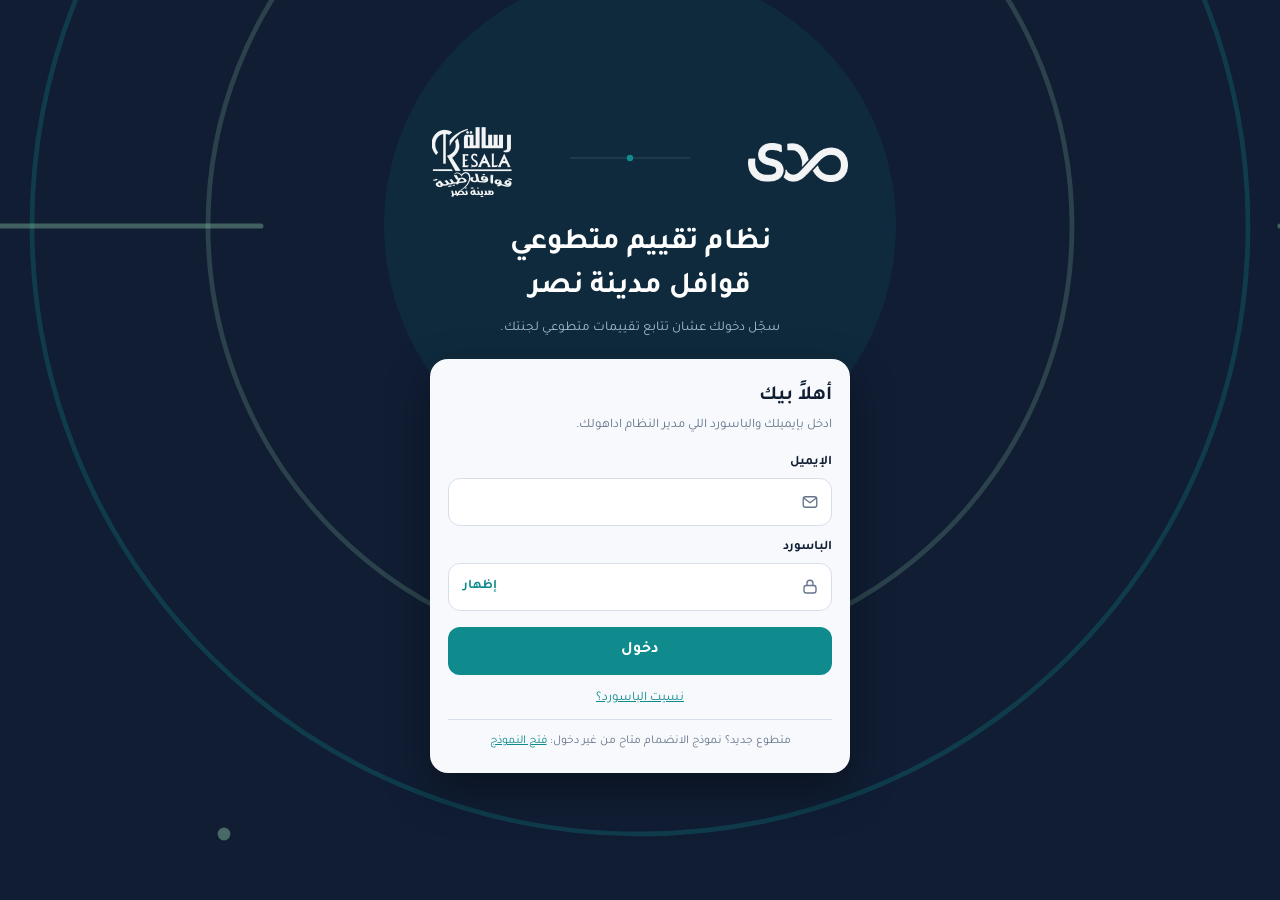
<file: index.html>
<!doctype html><html lang="ar" dir="rtl"><head>
<script>(function(){function r(){try{if(sessionStorage.getItem('qhr_r')){return}sessionStorage.setItem('qhr_r','1')}catch(e){}var u=location.href.split('#');var q=(u[0].indexOf('?')>-1?'&':'?')+'_r='+Date.now();location.replace(u[0]+q+(u[1]?'#'+u[1]:''))}
window.addEventListener('error',function(e){var t=e.target;if(t&&(t.tagName==='SCRIPT'||t.tagName==='LINK'))r()},true);
setTimeout(function(){var el=document.getElementById('root');if(el&&(!el.children.length||el.querySelector('.sp')))r()},8000);
window.addEventListener('load',function(){setTimeout(function(){try{sessionStorage.removeItem('qhr_r')}catch(e){}},15000)})})();</script>
<link rel="icon" href="data:image/svg+xml,%3Csvg xmlns=%27http://www.w3.org/2000/svg%27 viewBox=%270 0 64 64%27%3E%3Crect width=%2764%27 height=%2764%27 rx=%2714%27 fill=%27%230F8B8D%27/%3E%3Ctext x=%2732%27 y=%2743%27 font-size=%2728%27 font-weight=%27800%27 font-family=%27Arial,sans-serif%27 fill=%27white%27 text-anchor=%27middle%27%3EHR%3C/text%3E%3C/svg%3E"/><meta charset="utf-8"/><meta name="viewport" content="width=device-width,initial-scale=1"/><title>HR قوافل طبية، مدينة نصر</title><style>html,body{margin:0}.sp{color:#fff;text-align:center;box-sizing:border-box;background:radial-gradient(circle at 50% 40%,#183653,#0b1526 70%);flex-direction:column;justify-content:center;align-items:center;gap:18px;min-height:100vh;padding:24px;font-family:IBM Plex Sans Arabic,Cairo,system-ui,sans-serif;display:flex}.sp i{letter-spacing:1px;direction:ltr;background:#0f8b8d;border-radius:24px;place-items:center;width:84px;height:84px;font-size:40px;font-style:normal;font-weight:800;animation:.9s cubic-bezier(.2,.8,.2,1) both spin,2.4s ease-in-out .9s infinite spb;display:grid;box-shadow:0 10px 40px #00000059,inset 0 0 0 1px #ffffff1f}.sp b{opacity:0;font-size:19px;font-weight:700;animation:.6s .35s forwards spt}.sp u{opacity:0;background:#ffffff26;border-radius:3px;width:120px;height:3px;animation:.6s .6s forwards spt;display:block;overflow:hidden}.sp u:after{content:"";background:#5cc4c5;border-radius:3px;width:45%;height:100%;animation:1.2s ease-in-out infinite spsh;display:block}@keyframes spin{0%{opacity:0;transform:scale(.7)}to{opacity:1;transform:none}}@keyframes spb{50%{transform:scale(1.05)}}@keyframes spt{to{opacity:1}}@keyframes spsh{0%{transform:translate(-120%)}to{transform:translate(280%)}}@keyframes qf{0%{opacity:0}to{opacity:1}}.app{animation:.35s qf}@media (prefers-reduced-motion:reduce){.sp *{opacity:1!important;animation:none!important}}</style><meta name="theme-color" content="#0B1526"/><link rel="manifest" href="./manifest.webmanifest"/><link rel="apple-touch-icon" href="./icons/apple-touch-icon.png"/>  <script type="module" crossorigin src="./assets/index-C2B4CwyK.js"></script>
  <link rel="stylesheet" crossorigin href="./assets/index-Dv2ur4v4.css">
</head><body><div id="root"><div class="sp"><i>HR</i><b>HR قوافل طبية، مدينة نصر</b><u></u></div></div></body></html>
</file>
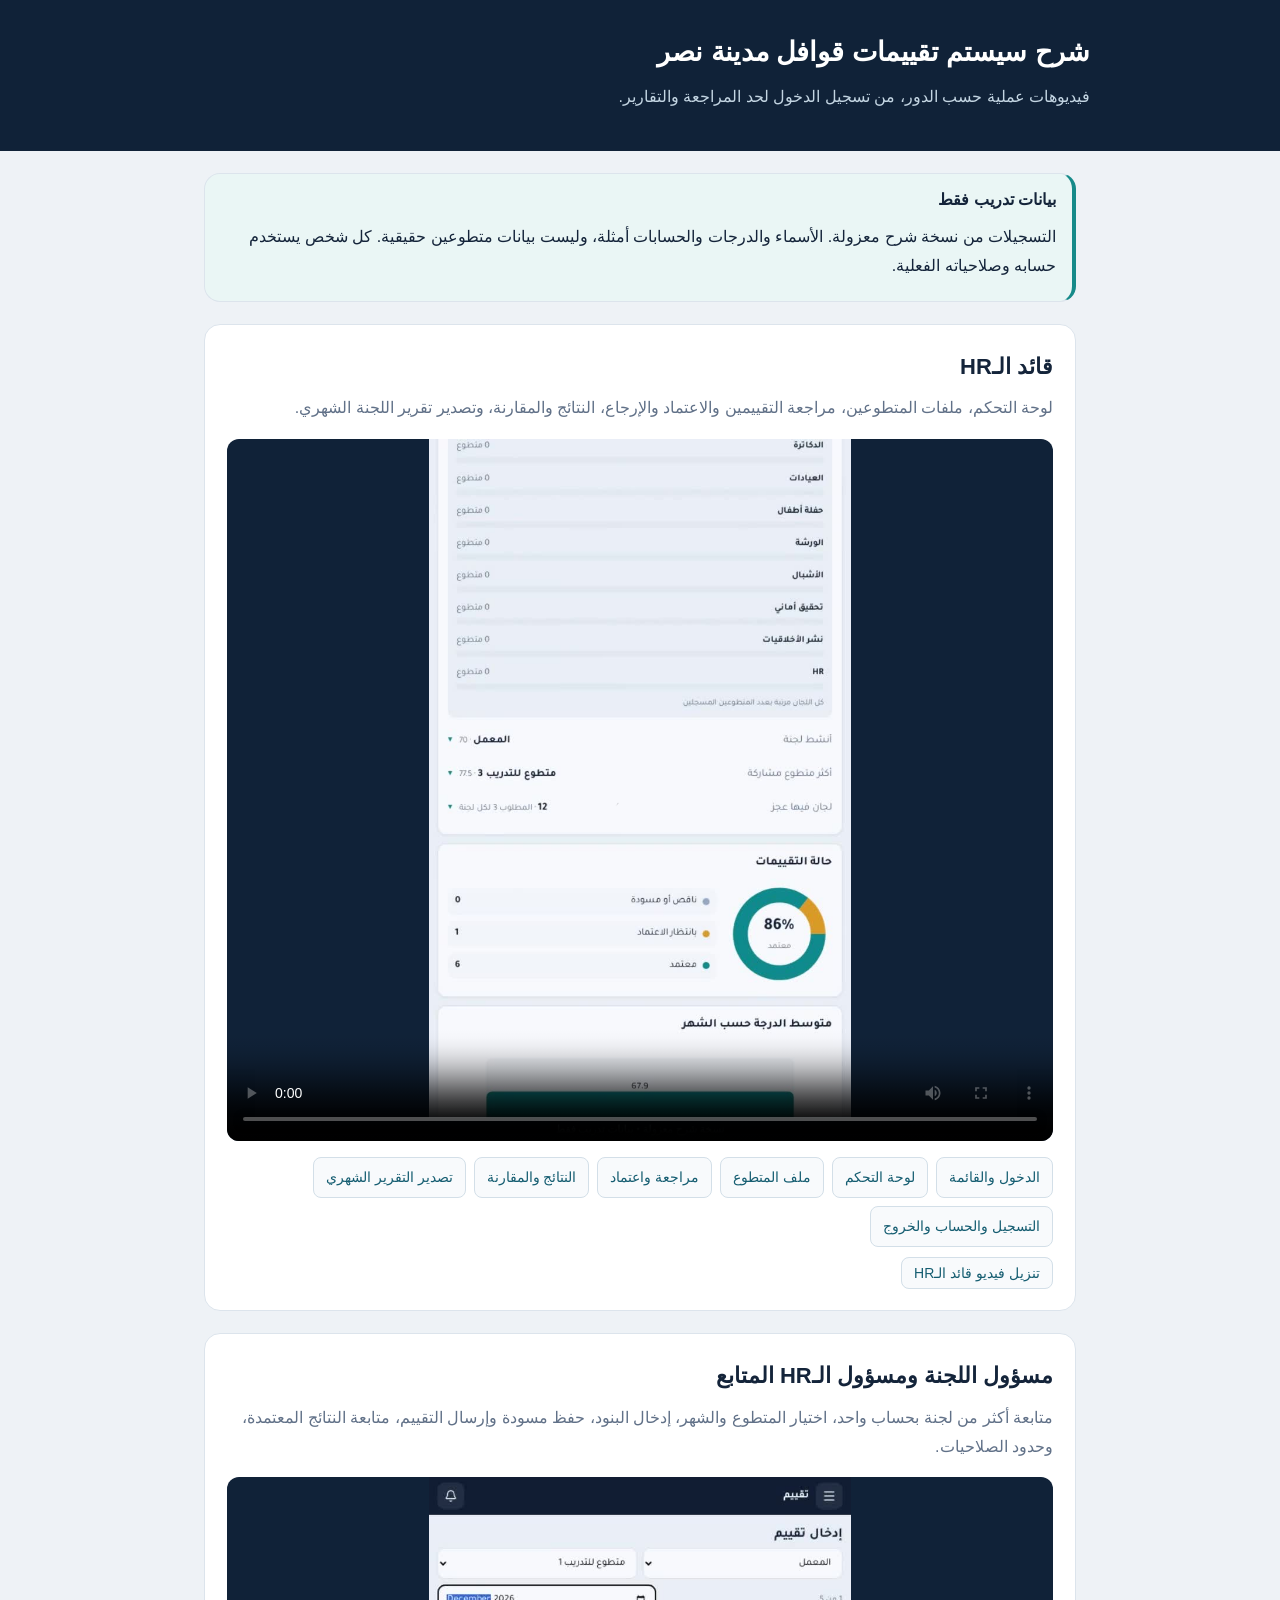
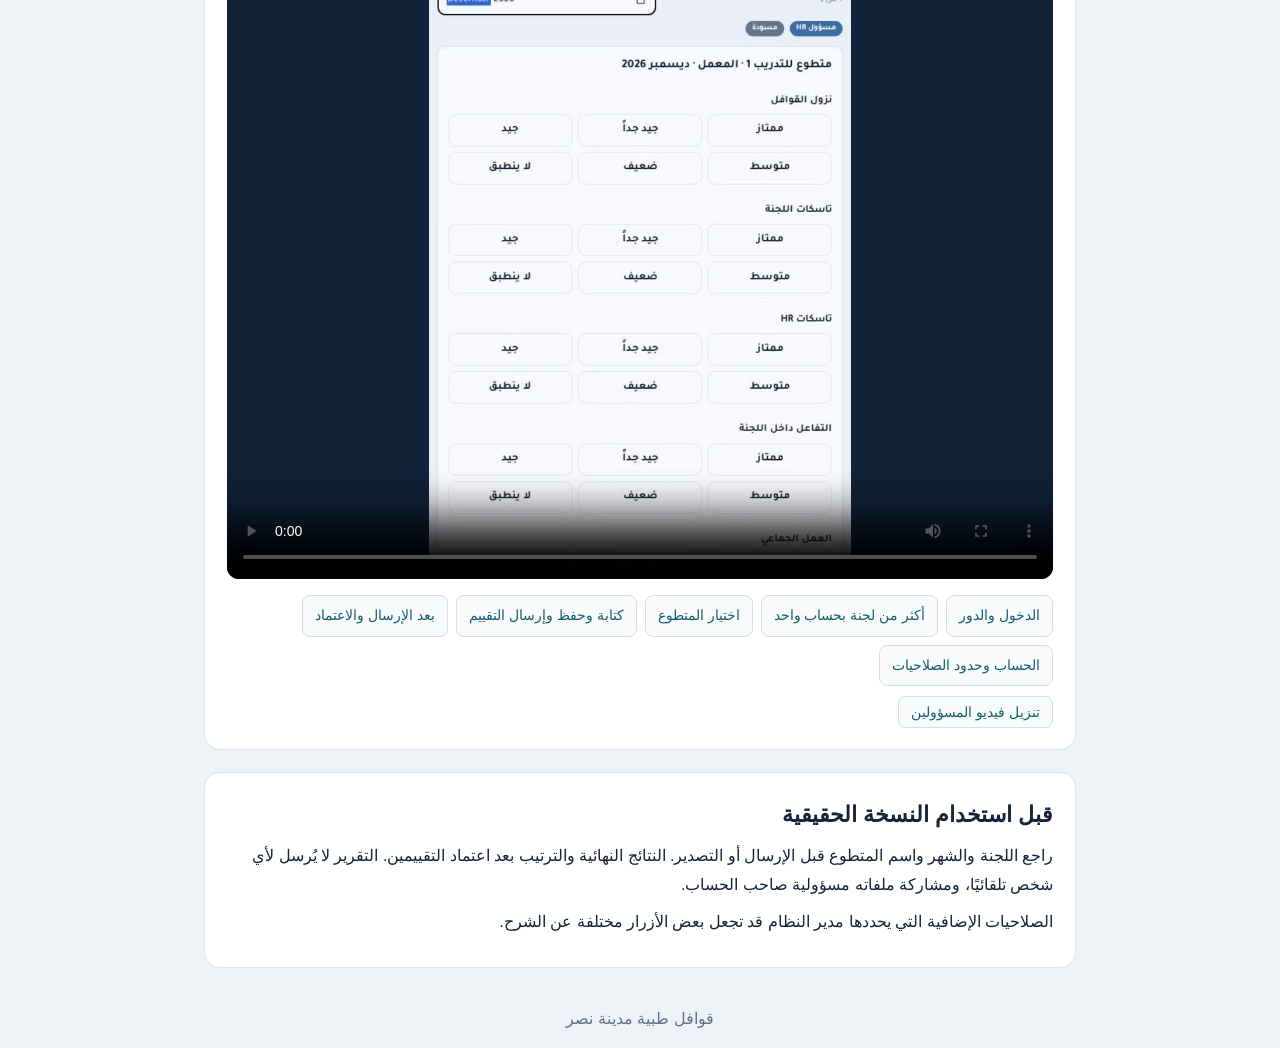
<file: tutorial/index.html>
<!doctype html><html lang="ar" dir="rtl"><head><meta charset="utf-8"><meta name="viewport" content="width=device-width,initial-scale=1"><title>شرح سيستم تقييمات قوافل مدينة نصر</title><style>*{box-sizing:border-box}body{margin:0;background:#eef2f6;color:#14243a;font:16px/1.8 Tahoma,Arial,sans-serif}header{background:#102238;color:#fff;padding:32px 18px}main,header>div{max-width:900px;margin:auto}h1{font-size:27px;line-height:1.5;margin:0 0 10px}h2{font-size:22px;margin:0 0 8px}p{margin:8px 0}.muted{color:#617188}.intro{color:#c3d5e2}.card{background:#fff;border:1px solid #dce4ec;border-radius:16px;padding:22px;margin:22px 14px}video{display:block;width:100%;max-height:78vh;background:#102238;border-radius:12px;margin:16px auto}.notice{border-right:4px solid #168a89;background:#eaf6f5;padding:12px 16px}.chapters{display:flex;flex-wrap:wrap;gap:8px;margin:12px 0}button,a.link{font:inherit;font-size:14px;cursor:pointer;border:1px solid #d3dfe8;border-radius:8px;background:#f8fafc;color:#155d71;padding:7px 12px;text-decoration:none}button:hover,a.link:hover{background:#eaf6f5}footer{text-align:center;color:#617188;padding:15px}details{margin-top:14px;border-top:1px solid #e4ebf0;padding-top:12px}summary{cursor:pointer;color:#155d71}@media(max-width:420px){h1{font-size:23px}.card{padding:15px;margin:15px 10px}header{padding:25px 15px}}</style></head><body><header><div><h1>شرح سيستم تقييمات قوافل مدينة نصر</h1><p class="intro">فيديوهات عملية حسب الدور، من تسجيل الدخول لحد المراجعة والتقارير.</p></div></header><main><section class="card notice"><b>بيانات تدريب فقط</b><p>التسجيلات من نسخة شرح معزولة. الأسماء والدرجات والحسابات أمثلة، وليست بيانات متطوعين حقيقية. كل شخص يستخدم حسابه وصلاحياته الفعلية.</p></section><section class="card"><h2>قائد الـHR</h2><p class="muted">لوحة التحكم، ملفات المتطوعين، مراجعة التقييمين والاعتماد والإرجاع، النتائج والمقارنة، وتصدير تقرير اللجنة الشهري.</p><video id="lead" controls preload="metadata" playsinline poster="leader-poster.jpg"><source src="hr-leader.mp4" type="video/mp4">متصفحك لا يدعم الفيديو. استخدم رابط التنزيل.</video><div id="lead-chapters" class="chapters"></div><a class="link" href="hr-leader.mp4" download>تنزيل فيديو قائد الـHR</a></section><section class="card"><h2>مسؤول اللجنة ومسؤول الـHR المتابع</h2><p class="muted">متابعة أكثر من لجنة بحساب واحد، اختيار المتطوع والشهر، إدخال البنود، حفظ مسودة وإرسال التقييم، متابعة النتائج المعتمدة، وحدود الصلاحيات.</p><video id="committee" controls preload="metadata" playsinline poster="committee-poster.jpg"><source src="committee-evaluator.mp4" type="video/mp4">متصفحك لا يدعم الفيديو. استخدم رابط التنزيل.</video><div id="committee-chapters" class="chapters"></div><a class="link" href="committee-evaluator.mp4" download>تنزيل فيديو المسؤولين</a></section><section class="card"><h2>قبل استخدام النسخة الحقيقية</h2><p>راجع اللجنة والشهر واسم المتطوع قبل الإرسال أو التصدير. النتائج النهائية والترتيب بعد اعتماد التقييمين. التقرير لا يُرسل لأي شخص تلقائيًا، ومشاركة ملفاته مسؤولية صاحب الحساب.</p><p>الصلاحيات الإضافية التي يحددها مدير النظام قد تجعل بعض الأزرار مختلفة عن الشرح.</p></section></main><footer>قوافل طبية مدينة نصر</footer><script src="chapters.js?v=2"></script></body></html>
</file>
<file: assets/index-Dv2ur4v4.css>
@font-face{font-family:IBM Plex Sans Arabic;font-style:normal;font-display:swap;font-weight:400;src:url(./ibm-plex-sans-arabic-arabic-400-normal-CyU-ddYS.woff2)format("woff2"),url(./ibm-plex-sans-arabic-arabic-400-normal-EA1o-u_Q.woff)format("woff");unicode-range:U+6??,U+750-77F,U+870-88E,U+890-891,U+897-8E1,U+8E3-8FF,U+200C-200E,U+2010-2011,U+204F,U+2E41,U+FB50-FDFF,U+FE70-FE74,U+FE76-FEFC,U+102E0-102FB,U+10E60-10E7E,U+10EC2-10EC4,U+10EFC-10EFF,U+1EE00-1EE03,U+1EE05-1EE1F,U+1EE21-1EE22,U+1EE24,U+1EE27,U+1EE29-1EE32,U+1EE34-1EE37,U+1EE39,U+1EE3B,U+1EE42,U+1EE47,U+1EE49,U+1EE4B,U+1EE4D-1EE4F,U+1EE51-1EE52,U+1EE54,U+1EE57,U+1EE59,U+1EE5B,U+1EE5D,U+1EE5F,U+1EE61-1EE62,U+1EE64,U+1EE67-1EE6A,U+1EE6C-1EE72,U+1EE74-1EE77,U+1EE79-1EE7C,U+1EE7E,U+1EE80-1EE89,U+1EE8B-1EE9B,U+1EEA1-1EEA3,U+1EEA5-1EEA9,U+1EEAB-1EEBB,U+1EEF0-1EEF1}@font-face{font-family:IBM Plex Sans Arabic;font-style:normal;font-display:swap;font-weight:400;src:url([data-uri])format("woff2"),url([data-uri])format("woff");unicode-range:U+460-52F,U+1C80-1C8A,U+20B4,U+2DE0-2DFF,U+A640-A69F,U+FE2E-FE2F}@font-face{font-family:IBM Plex Sans Arabic;font-style:normal;font-display:swap;font-weight:400;src:url(./ibm-plex-sans-arabic-latin-ext-400-normal-BpLfq-63.woff2)format("woff2"),url(./ibm-plex-sans-arabic-latin-ext-400-normal-BeVLg08x.woff)format("woff");unicode-range:U+100-2BA,U+2BD-2C5,U+2C7-2CC,U+2CE-2D7,U+2DD-2FF,U+304,U+308,U+329,U+1D00-1DBF,U+1E00-1E9F,U+1EF2-1EFF,U+2020,U+20A0-20AB,U+20AD-20C0,U+2113,U+2C60-2C7F,U+A720-A7FF}@font-face{font-family:IBM Plex Sans Arabic;font-style:normal;font-display:swap;font-weight:400;src:url(./ibm-plex-sans-arabic-latin-400-normal-Bo5KPYvw.woff2)format("woff2"),url(./ibm-plex-sans-arabic-latin-400-normal-CFZh1unN.woff)format("woff");unicode-range:U+??,U+131,U+152-153,U+2BB-2BC,U+2C6,U+2DA,U+2DC,U+304,U+308,U+329,U+2000-206F,U+20AC,U+2122,U+2191,U+2193,U+2212,U+2215,U+FEFF,U+FFFD}@font-face{font-family:IBM Plex Sans Arabic;font-style:normal;font-display:swap;font-weight:600;src:url(./ibm-plex-sans-arabic-arabic-600-normal-0pRdybE_.woff2)format("woff2"),url(./ibm-plex-sans-arabic-arabic-600-normal-MJZ0liF5.woff)format("woff");unicode-range:U+6??,U+750-77F,U+870-88E,U+890-891,U+897-8E1,U+8E3-8FF,U+200C-200E,U+2010-2011,U+204F,U+2E41,U+FB50-FDFF,U+FE70-FE74,U+FE76-FEFC,U+102E0-102FB,U+10E60-10E7E,U+10EC2-10EC4,U+10EFC-10EFF,U+1EE00-1EE03,U+1EE05-1EE1F,U+1EE21-1EE22,U+1EE24,U+1EE27,U+1EE29-1EE32,U+1EE34-1EE37,U+1EE39,U+1EE3B,U+1EE42,U+1EE47,U+1EE49,U+1EE4B,U+1EE4D-1EE4F,U+1EE51-1EE52,U+1EE54,U+1EE57,U+1EE59,U+1EE5B,U+1EE5D,U+1EE5F,U+1EE61-1EE62,U+1EE64,U+1EE67-1EE6A,U+1EE6C-1EE72,U+1EE74-1EE77,U+1EE79-1EE7C,U+1EE7E,U+1EE80-1EE89,U+1EE8B-1EE9B,U+1EEA1-1EEA3,U+1EEA5-1EEA9,U+1EEAB-1EEBB,U+1EEF0-1EEF1}@font-face{font-family:IBM Plex Sans Arabic;font-style:normal;font-display:swap;font-weight:600;src:url([data-uri])format("woff2"),url([data-uri])format("woff");unicode-range:U+460-52F,U+1C80-1C8A,U+20B4,U+2DE0-2DFF,U+A640-A69F,U+FE2E-FE2F}@font-face{font-family:IBM Plex Sans Arabic;font-style:normal;font-display:swap;font-weight:600;src:url(./ibm-plex-sans-arabic-latin-ext-600-normal-DjDAeNQD.woff2)format("woff2"),url(./ibm-plex-sans-arabic-latin-ext-600-normal-DT29Q8HW.woff)format("woff");unicode-range:U+100-2BA,U+2BD-2C5,U+2C7-2CC,U+2CE-2D7,U+2DD-2FF,U+304,U+308,U+329,U+1D00-1DBF,U+1E00-1E9F,U+1EF2-1EFF,U+2020,U+20A0-20AB,U+20AD-20C0,U+2113,U+2C60-2C7F,U+A720-A7FF}@font-face{font-family:IBM Plex Sans Arabic;font-style:normal;font-display:swap;font-weight:600;src:url(./ibm-plex-sans-arabic-latin-600-normal-KrqB56Mw.woff2)format("woff2"),url(./ibm-plex-sans-arabic-latin-600-normal-Dk5eISD_.woff)format("woff");unicode-range:U+??,U+131,U+152-153,U+2BB-2BC,U+2C6,U+2DA,U+2DC,U+304,U+308,U+329,U+2000-206F,U+20AC,U+2122,U+2191,U+2193,U+2212,U+2215,U+FEFF,U+FFFD}@font-face{font-family:IBM Plex Sans Arabic;font-style:normal;font-display:swap;font-weight:700;src:url(./ibm-plex-sans-arabic-arabic-700-normal-DrtBj6UE.woff2)format("woff2"),url(./ibm-plex-sans-arabic-arabic-700-normal-9rXc6cUL.woff)format("woff");unicode-range:U+6??,U+750-77F,U+870-88E,U+890-891,U+897-8E1,U+8E3-8FF,U+200C-200E,U+2010-2011,U+204F,U+2E41,U+FB50-FDFF,U+FE70-FE74,U+FE76-FEFC,U+102E0-102FB,U+10E60-10E7E,U+10EC2-10EC4,U+10EFC-10EFF,U+1EE00-1EE03,U+1EE05-1EE1F,U+1EE21-1EE22,U+1EE24,U+1EE27,U+1EE29-1EE32,U+1EE34-1EE37,U+1EE39,U+1EE3B,U+1EE42,U+1EE47,U+1EE49,U+1EE4B,U+1EE4D-1EE4F,U+1EE51-1EE52,U+1EE54,U+1EE57,U+1EE59,U+1EE5B,U+1EE5D,U+1EE5F,U+1EE61-1EE62,U+1EE64,U+1EE67-1EE6A,U+1EE6C-1EE72,U+1EE74-1EE77,U+1EE79-1EE7C,U+1EE7E,U+1EE80-1EE89,U+1EE8B-1EE9B,U+1EEA1-1EEA3,U+1EEA5-1EEA9,U+1EEAB-1EEBB,U+1EEF0-1EEF1}@font-face{font-family:IBM Plex Sans Arabic;font-style:normal;font-display:swap;font-weight:700;src:url([data-uri])format("woff2"),url([data-uri])format("woff");unicode-range:U+460-52F,U+1C80-1C8A,U+20B4,U+2DE0-2DFF,U+A640-A69F,U+FE2E-FE2F}@font-face{font-family:IBM Plex Sans Arabic;font-style:normal;font-display:swap;font-weight:700;src:url(./ibm-plex-sans-arabic-latin-ext-700-normal-BSbyEp0V.woff2)format("woff2"),url(./ibm-plex-sans-arabic-latin-ext-700-normal-C7GcWn11.woff)format("woff");unicode-range:U+100-2BA,U+2BD-2C5,U+2C7-2CC,U+2CE-2D7,U+2DD-2FF,U+304,U+308,U+329,U+1D00-1DBF,U+1E00-1E9F,U+1EF2-1EFF,U+2020,U+20A0-20AB,U+20AD-20C0,U+2113,U+2C60-2C7F,U+A720-A7FF}@font-face{font-family:IBM Plex Sans Arabic;font-style:normal;font-display:swap;font-weight:700;src:url(./ibm-plex-sans-arabic-latin-700-normal-BzSf6GNr.woff2)format("woff2"),url(./ibm-plex-sans-arabic-latin-700-normal-Cl4F7CZR.woff)format("woff");unicode-range:U+??,U+131,U+152-153,U+2BB-2BC,U+2C6,U+2DA,U+2DC,U+304,U+308,U+329,U+2000-206F,U+20AC,U+2122,U+2191,U+2193,U+2212,U+2215,U+FEFF,U+FFFD}@font-face{font-family:Cairo;font-style:normal;font-display:swap;font-weight:400;src:url(./cairo-arabic-400-normal-DN15VWMM.woff2)format("woff2"),url(./cairo-arabic-400-normal-CAYwymWN.woff)format("woff");unicode-range:U+6??,U+750-77F,U+870-88E,U+890-891,U+897-8E1,U+8E3-8FF,U+200C-200E,U+2010-2011,U+204F,U+2E41,U+FB50-FDFF,U+FE70-FE74,U+FE76-FEFC,U+102E0-102FB,U+10E60-10E7E,U+10EC2-10EC4,U+10EFC-10EFF,U+1EE00-1EE03,U+1EE05-1EE1F,U+1EE21-1EE22,U+1EE24,U+1EE27,U+1EE29-1EE32,U+1EE34-1EE37,U+1EE39,U+1EE3B,U+1EE42,U+1EE47,U+1EE49,U+1EE4B,U+1EE4D-1EE4F,U+1EE51-1EE52,U+1EE54,U+1EE57,U+1EE59,U+1EE5B,U+1EE5D,U+1EE5F,U+1EE61-1EE62,U+1EE64,U+1EE67-1EE6A,U+1EE6C-1EE72,U+1EE74-1EE77,U+1EE79-1EE7C,U+1EE7E,U+1EE80-1EE89,U+1EE8B-1EE9B,U+1EEA1-1EEA3,U+1EEA5-1EEA9,U+1EEAB-1EEBB,U+1EEF0-1EEF1}@font-face{font-family:Cairo;font-style:normal;font-display:swap;font-weight:400;src:url(./cairo-latin-ext-400-normal-xCL67Y2R.woff2)format("woff2"),url(./cairo-latin-ext-400-normal-C_BIE9Qe.woff)format("woff");unicode-range:U+100-2BA,U+2BD-2C5,U+2C7-2CC,U+2CE-2D7,U+2DD-2FF,U+304,U+308,U+329,U+1D00-1DBF,U+1E00-1E9F,U+1EF2-1EFF,U+2020,U+20A0-20AB,U+20AD-20C0,U+2113,U+2C60-2C7F,U+A720-A7FF}@font-face{font-family:Cairo;font-style:normal;font-display:swap;font-weight:400;src:url(./cairo-latin-400-normal-Dh7otpdh.woff2)format("woff2"),url(./cairo-latin-400-normal-b1R3q6Pf.woff)format("woff");unicode-range:U+??,U+131,U+152-153,U+2BB-2BC,U+2C6,U+2DA,U+2DC,U+304,U+308,U+329,U+2000-206F,U+20AC,U+2122,U+2191,U+2193,U+2212,U+2215,U+FEFF,U+FFFD}@font-face{font-family:Cairo;font-style:normal;font-display:swap;font-weight:600;src:url(./cairo-arabic-600-normal-rkrvveqO.woff2)format("woff2"),url(./cairo-arabic-600-normal-B3EOalmC.woff)format("woff");unicode-range:U+6??,U+750-77F,U+870-88E,U+890-891,U+897-8E1,U+8E3-8FF,U+200C-200E,U+2010-2011,U+204F,U+2E41,U+FB50-FDFF,U+FE70-FE74,U+FE76-FEFC,U+102E0-102FB,U+10E60-10E7E,U+10EC2-10EC4,U+10EFC-10EFF,U+1EE00-1EE03,U+1EE05-1EE1F,U+1EE21-1EE22,U+1EE24,U+1EE27,U+1EE29-1EE32,U+1EE34-1EE37,U+1EE39,U+1EE3B,U+1EE42,U+1EE47,U+1EE49,U+1EE4B,U+1EE4D-1EE4F,U+1EE51-1EE52,U+1EE54,U+1EE57,U+1EE59,U+1EE5B,U+1EE5D,U+1EE5F,U+1EE61-1EE62,U+1EE64,U+1EE67-1EE6A,U+1EE6C-1EE72,U+1EE74-1EE77,U+1EE79-1EE7C,U+1EE7E,U+1EE80-1EE89,U+1EE8B-1EE9B,U+1EEA1-1EEA3,U+1EEA5-1EEA9,U+1EEAB-1EEBB,U+1EEF0-1EEF1}@font-face{font-family:Cairo;font-style:normal;font-display:swap;font-weight:600;src:url(./cairo-latin-ext-600-normal-DuRnqffh.woff2)format("woff2"),url(./cairo-latin-ext-600-normal-DAfLYaOC.woff)format("woff");unicode-range:U+100-2BA,U+2BD-2C5,U+2C7-2CC,U+2CE-2D7,U+2DD-2FF,U+304,U+308,U+329,U+1D00-1DBF,U+1E00-1E9F,U+1EF2-1EFF,U+2020,U+20A0-20AB,U+20AD-20C0,U+2113,U+2C60-2C7F,U+A720-A7FF}@font-face{font-family:Cairo;font-style:normal;font-display:swap;font-weight:600;src:url(./cairo-latin-600-normal-mGS0uvCM.woff2)format("woff2"),url(./cairo-latin-600-normal-buYOP1M3.woff)format("woff");unicode-range:U+??,U+131,U+152-153,U+2BB-2BC,U+2C6,U+2DA,U+2DC,U+304,U+308,U+329,U+2000-206F,U+20AC,U+2122,U+2191,U+2193,U+2212,U+2215,U+FEFF,U+FFFD}@font-face{font-family:Cairo;font-style:normal;font-display:swap;font-weight:700;src:url(./cairo-arabic-700-normal-D3nDedWX.woff2)format("woff2"),url(./cairo-arabic-700-normal-CyOqhaeK.woff)format("woff");unicode-range:U+6??,U+750-77F,U+870-88E,U+890-891,U+897-8E1,U+8E3-8FF,U+200C-200E,U+2010-2011,U+204F,U+2E41,U+FB50-FDFF,U+FE70-FE74,U+FE76-FEFC,U+102E0-102FB,U+10E60-10E7E,U+10EC2-10EC4,U+10EFC-10EFF,U+1EE00-1EE03,U+1EE05-1EE1F,U+1EE21-1EE22,U+1EE24,U+1EE27,U+1EE29-1EE32,U+1EE34-1EE37,U+1EE39,U+1EE3B,U+1EE42,U+1EE47,U+1EE49,U+1EE4B,U+1EE4D-1EE4F,U+1EE51-1EE52,U+1EE54,U+1EE57,U+1EE59,U+1EE5B,U+1EE5D,U+1EE5F,U+1EE61-1EE62,U+1EE64,U+1EE67-1EE6A,U+1EE6C-1EE72,U+1EE74-1EE77,U+1EE79-1EE7C,U+1EE7E,U+1EE80-1EE89,U+1EE8B-1EE9B,U+1EEA1-1EEA3,U+1EEA5-1EEA9,U+1EEAB-1EEBB,U+1EEF0-1EEF1}@font-face{font-family:Cairo;font-style:normal;font-display:swap;font-weight:700;src:url(./cairo-latin-ext-700-normal-Cscux539.woff2)format("woff2"),url(./cairo-latin-ext-700-normal-htXca11Z.woff)format("woff");unicode-range:U+100-2BA,U+2BD-2C5,U+2C7-2CC,U+2CE-2D7,U+2DD-2FF,U+304,U+308,U+329,U+1D00-1DBF,U+1E00-1E9F,U+1EF2-1EFF,U+2020,U+20A0-20AB,U+20AD-20C0,U+2113,U+2C60-2C7F,U+A720-A7FF}@font-face{font-family:Cairo;font-style:normal;font-display:swap;font-weight:700;src:url(./cairo-latin-700-normal-C3GYtKbV.woff2)format("woff2"),url(./cairo-latin-700-normal-6fcUy4Rc.woff)format("woff");unicode-range:U+??,U+131,U+152-153,U+2BB-2BC,U+2C6,U+2DA,U+2DC,U+304,U+308,U+329,U+2000-206F,U+20AC,U+2122,U+2191,U+2193,U+2212,U+2215,U+FEFF,U+FFFD}@font-face{font-family:Tajawal;font-style:normal;font-display:swap;font-weight:400;src:url(./tajawal-arabic-400-normal-CyCXRvzh.woff2)format("woff2"),url(./tajawal-arabic-400-normal-DCQxawbB.woff)format("woff");unicode-range:U+6??,U+750-77F,U+870-88E,U+890-891,U+897-8E1,U+8E3-8FF,U+200C-200E,U+2010-2011,U+204F,U+2E41,U+FB50-FDFF,U+FE70-FE74,U+FE76-FEFC,U+102E0-102FB,U+10E60-10E7E,U+10EC2-10EC4,U+10EFC-10EFF,U+1EE00-1EE03,U+1EE05-1EE1F,U+1EE21-1EE22,U+1EE24,U+1EE27,U+1EE29-1EE32,U+1EE34-1EE37,U+1EE39,U+1EE3B,U+1EE42,U+1EE47,U+1EE49,U+1EE4B,U+1EE4D-1EE4F,U+1EE51-1EE52,U+1EE54,U+1EE57,U+1EE59,U+1EE5B,U+1EE5D,U+1EE5F,U+1EE61-1EE62,U+1EE64,U+1EE67-1EE6A,U+1EE6C-1EE72,U+1EE74-1EE77,U+1EE79-1EE7C,U+1EE7E,U+1EE80-1EE89,U+1EE8B-1EE9B,U+1EEA1-1EEA3,U+1EEA5-1EEA9,U+1EEAB-1EEBB,U+1EEF0-1EEF1}@font-face{font-family:Tajawal;font-style:normal;font-display:swap;font-weight:400;src:url(./tajawal-latin-400-normal-BVNSOH3d.woff2)format("woff2"),url(./tajawal-latin-400-normal-BdYcZznU.woff)format("woff");unicode-range:U+??,U+131,U+152-153,U+2BB-2BC,U+2C6,U+2DA,U+2DC,U+304,U+308,U+329,U+2000-206F,U+20AC,U+2122,U+2191,U+2193,U+2212,U+2215,U+FEFF,U+FFFD}@font-face{font-family:Tajawal;font-style:normal;font-display:swap;font-weight:500;src:url(./tajawal-arabic-500-normal-BZ8ojJNu.woff2)format("woff2"),url(./tajawal-arabic-500-normal-CbVEaYEW.woff)format("woff");unicode-range:U+6??,U+750-77F,U+870-88E,U+890-891,U+897-8E1,U+8E3-8FF,U+200C-200E,U+2010-2011,U+204F,U+2E41,U+FB50-FDFF,U+FE70-FE74,U+FE76-FEFC,U+102E0-102FB,U+10E60-10E7E,U+10EC2-10EC4,U+10EFC-10EFF,U+1EE00-1EE03,U+1EE05-1EE1F,U+1EE21-1EE22,U+1EE24,U+1EE27,U+1EE29-1EE32,U+1EE34-1EE37,U+1EE39,U+1EE3B,U+1EE42,U+1EE47,U+1EE49,U+1EE4B,U+1EE4D-1EE4F,U+1EE51-1EE52,U+1EE54,U+1EE57,U+1EE59,U+1EE5B,U+1EE5D,U+1EE5F,U+1EE61-1EE62,U+1EE64,U+1EE67-1EE6A,U+1EE6C-1EE72,U+1EE74-1EE77,U+1EE79-1EE7C,U+1EE7E,U+1EE80-1EE89,U+1EE8B-1EE9B,U+1EEA1-1EEA3,U+1EEA5-1EEA9,U+1EEAB-1EEBB,U+1EEF0-1EEF1}@font-face{font-family:Tajawal;font-style:normal;font-display:swap;font-weight:500;src:url(./tajawal-latin-500-normal-CoYeBiSI.woff2)format("woff2"),url(./tajawal-latin-500-normal-DU9v6xgj.woff)format("woff");unicode-range:U+??,U+131,U+152-153,U+2BB-2BC,U+2C6,U+2DA,U+2DC,U+304,U+308,U+329,U+2000-206F,U+20AC,U+2122,U+2191,U+2193,U+2212,U+2215,U+FEFF,U+FFFD}@font-face{font-family:Tajawal;font-style:normal;font-display:swap;font-weight:700;src:url(./tajawal-arabic-700-normal-D2-eand5.woff2)format("woff2"),url(./tajawal-arabic-700-normal-9L7Zusdl.woff)format("woff");unicode-range:U+6??,U+750-77F,U+870-88E,U+890-891,U+897-8E1,U+8E3-8FF,U+200C-200E,U+2010-2011,U+204F,U+2E41,U+FB50-FDFF,U+FE70-FE74,U+FE76-FEFC,U+102E0-102FB,U+10E60-10E7E,U+10EC2-10EC4,U+10EFC-10EFF,U+1EE00-1EE03,U+1EE05-1EE1F,U+1EE21-1EE22,U+1EE24,U+1EE27,U+1EE29-1EE32,U+1EE34-1EE37,U+1EE39,U+1EE3B,U+1EE42,U+1EE47,U+1EE49,U+1EE4B,U+1EE4D-1EE4F,U+1EE51-1EE52,U+1EE54,U+1EE57,U+1EE59,U+1EE5B,U+1EE5D,U+1EE5F,U+1EE61-1EE62,U+1EE64,U+1EE67-1EE6A,U+1EE6C-1EE72,U+1EE74-1EE77,U+1EE79-1EE7C,U+1EE7E,U+1EE80-1EE89,U+1EE8B-1EE9B,U+1EEA1-1EEA3,U+1EEA5-1EEA9,U+1EEAB-1EEBB,U+1EEF0-1EEF1}@font-face{font-family:Tajawal;font-style:normal;font-display:swap;font-weight:700;src:url(./tajawal-latin-700-normal-BypgxfGb.woff2)format("woff2"),url(./tajawal-latin-700-normal-CV3bxpHe.woff)format("woff");unicode-range:U+??,U+131,U+152-153,U+2BB-2BC,U+2C6,U+2DA,U+2DC,U+304,U+308,U+329,U+2000-206F,U+20AC,U+2122,U+2191,U+2193,U+2212,U+2215,U+FEFF,U+FFFD}:root{--card:#f7f9fc;--navy:#101d33;--blue:#0f8b8d;--sky:#8cc9a8;--bg:#e9eef4;--line:#d7dfea;--txt:#172033;--mut:#64748b}*{box-sizing:border-box}body{background:var(--bg);color:var(--txt);margin:0;font-family:IBM Plex Sans Arabic,Cairo,sans-serif}button,input,select,textarea{font-family:inherit;font-size:16px}h1{color:var(--navy);margin:0 0 4px;font-size:22px}.sub{color:var(--mut);margin-bottom:20px}.banner{color:#7a5b00;background:#fff7e0;border:1px solid #f0dca0;border-radius:10px;margin-bottom:18px;padding:8px 14px;font-size:14px}.grid{gap:14px;display:grid}.kpis{grid-template-columns:repeat(2,minmax(0,1fr));margin-bottom:16px}.card{background:var(--card);border:1px solid var(--line);border-radius:12px;padding:18px;box-shadow:0 1px 3px #12345a0d}.kpi .l{color:var(--mut);font-size:14px}.kpi .v{color:var(--navy);font-size:30px;font-weight:700}.kpi .s{color:var(--blue);font-size:13px}.two,.evalgrid{grid-template-columns:minmax(0,1fr)}.card h3{color:var(--navy);margin:0 0 12px;font-size:17px}table{border-collapse:collapse;width:100%}th{text-align:right;color:var(--mut);border-bottom:1px solid var(--line);padding:8px;font-size:13px;font-weight:600}td{border-bottom:1px solid #edf1f6;padding:10px 8px}.tw{overflow-x:auto}.pill{color:#fff;white-space:nowrap;border-radius:99px;padding:2px 10px;font-size:13px;font-weight:600;display:inline-block}.btn{background:var(--blue);color:#fff;cursor:pointer;border:0;border-radius:12px;min-height:46px;padding:10px 18px;font-weight:700}.btn:hover{background:#0c7a7c}.btn.sec{background:var(--card);color:var(--navy);border:1px solid var(--line)}.row{flex-wrap:wrap;align-items:center;gap:10px;margin-bottom:14px;display:flex}input,select,textarea{border:1px solid var(--line);background:var(--card);border-radius:12px;min-width:0;min-height:46px;padding:9px 12px}.crit{border-bottom:1px solid #edf1f6;padding:12px 0}.crit b{margin-bottom:8px;display:block}.opts{grid-template-columns:repeat(3,minmax(0,1fr));gap:8px;display:grid}.opt{border:1.5px solid var(--line);background:var(--card);cursor:pointer;min-height:46px;color:var(--txt);border-radius:12px;padding:6px 8px;font-weight:600}.big{font-size:44px;font-weight:700}.toast{color:#1d6b3a;background:#e6f6ef;border:1px solid #b6e2c4;border-radius:10px;margin-bottom:12px;padding:10px 14px}.bar{background:#e1e8f0;border-radius:9px;height:8px;overflow:hidden}.bar i{height:100%;display:block}.top{display:none}.main a:not(.btn):not(.pill){color:var(--navy);text-decoration:none}input[type=color]{width:44px;height:36px;padding:2px}input[type=checkbox]{width:18px;height:18px}.app{min-height:100vh}.main{padding:14px 12px calc(84px + env(safe-area-inset-bottom));width:100%;min-width:0}.side{z-index:20;background:var(--navy);padding:6px 6px calc(6px + env(safe-area-inset-bottom));gap:2px;display:flex;position:fixed;bottom:0;left:0;right:0;overflow-x:auto;box-shadow:0 -2px 12px #0000002e}.side .brand,.side .who{display:none}.side a{color:#c9d3e3;white-space:nowrap;border-radius:10px;flex-direction:column;flex:1 0 auto;align-items:center;gap:2px;min-width:64px;padding:6px 8px;font-size:11.5px;font-weight:600;text-decoration:none;display:flex}.side a i{font-size:20px;font-style:normal;line-height:1.1}.side a.active{background:var(--blue);color:#fff}.topbar{background:var(--navy);color:#fff;justify-content:space-between;align-items:center;margin:-14px -12px 14px;padding:10px 14px;font-weight:700;display:flex}.topbar small{color:#94a8c1;font-size:12px;font-weight:500}.topbar a{font-size:13px;font-weight:600;color:#c9d3e3!important}.brand{align-items:center;gap:10px;font-size:22px;font-weight:700;display:flex}.logo{background:var(--blue);border-radius:10px;place-items:center;width:36px;height:36px;font-size:18px;display:grid}.row>select,.row>input:not([type=checkbox]):not([type=color]){flex:100%}.card{padding:14px}.rt thead{display:none}.rt,.rt tbody{display:block}.rt tr{border-bottom:1px solid var(--line);grid-template-columns:1fr 1fr;gap:4px 10px;padding:12px 4px;display:grid}.rt td{border:0;flex-direction:column;padding:0;font-size:14px;display:flex}.rt td:before{content:attr(data-l);color:var(--mut);font-size:11.5px}.rt td.full{grid-column:1/-1}.rt td.full:before{display:none}.evalgrid .res{bottom:calc(70px + env(safe-area-inset-bottom));z-index:10;text-align:right;grid-template-columns:auto 1fr;align-items:center;gap:6px 12px;padding:10px 12px;display:grid;position:sticky;box-shadow:0 -4px 16px #0000001f}.res h3,.res .res-x{display:none}.res .big{font-size:30px}.res .res-s{flex-direction:column;align-items:center;gap:2px;display:flex}.res .res-b{grid-template-columns:1fr 1fr;gap:8px;display:grid}.res .res-b .btn{padding:8px 6px}.res .res-n{grid-column:1/-1}.pager{gap:8px;margin-bottom:12px;display:flex}.pager .btn{flex:1}@media (width>=861px){.app{display:flex}.main{flex:1;padding:24px 28px}.side{width:240px;height:100vh;box-shadow:none;flex-direction:column;flex-shrink:0;gap:0;padding:20px 14px;position:sticky;top:0;overflow:visible}.side .brand,.side .who{display:flex}.side .who{display:block}.side a{flex-direction:row;flex:none;gap:10px;min-width:0;margin-bottom:4px;padding:11px 14px;font-size:15px}.side a i{font-size:16px}.side .brand{padding:6px 10px 18px}.topbar{display:none}h1{font-size:26px}.kpis{grid-template-columns:repeat(auto-fit,minmax(200px,1fr))}.two{grid-template-columns:minmax(0,1.4fr) minmax(0,1fr)}.evalgrid{grid-template-columns:minmax(0,1.6fr) minmax(0,1fr)}.opts{flex-wrap:wrap;display:flex}.opt{padding:6px 12px}.row>select,.row>input:not([type=checkbox]):not([type=color]){flex:0 auto}.card{padding:18px}.rt thead{display:table-header-group}.rt{display:table}.rt tbody{display:table-row-group}.rt tr{padding:0;display:table-row}.rt td{border-bottom:1px solid #edf1f6;padding:10px 8px;font-size:15px;display:table-cell}.rt td:before{display:none}.evalgrid .res{text-align:center;box-shadow:none;padding:18px;display:block;position:sticky;top:16px;bottom:auto}.res h3,.res .res-x{display:block}.res .big{font-size:44px}.res .res-s{display:block}.res .res-b{grid-template-columns:1fr;display:grid}.pager{display:none}}.res .res-n{margin-top:0}@media (width>=861px){.res .res-n{margin-top:10px}}.card+.card,.kgrid+.card,.hero+.kgrid{margin-top:12px}.hero{background:linear-gradient(135deg,#e3f1f2,var(--card))}.hero h1{font-size:24px}.kgrid{grid-template-columns:repeat(2,minmax(0,1fr));gap:10px;display:grid}.kc{border-radius:16px;flex-direction:column;gap:2px;min-height:112px;padding:12px;display:flex;position:relative}.kc .ki{width:32px;height:32px;color:var(--navy);background:#ffffffb3;border-radius:10px;place-items:center;margin-bottom:4px;display:grid}.kl{color:#64748b;font-size:12.5px}.kv{color:var(--navy);font-size:26px;font-weight:700;line-height:1.25}.ks{color:#64748b;font-size:12px}.p-green{background:#e3f1f2}.p-mint{background:#ddf3f0}.p-amber{background:#fff3dc}.p-rose{background:#fde8e6}.p-blue{background:#e6effb}.p-lav{background:#eee9fb}.donut{flex-wrap:wrap;justify-content:center;align-items:center;gap:14px;display:flex}.dch{flex:none;width:150px;height:150px;position:relative}.dc{pointer-events:none;flex-direction:column;justify-content:center;align-items:center;display:flex;position:absolute;inset:0}.dc b{color:var(--navy);font-size:24px}.dc span{color:var(--mut);font-size:12px}.leg{flex:140px;gap:8px;display:grid}.leg div{background:#f1f5f9;border-radius:10px;align-items:center;gap:8px;padding:8px 10px;font-size:14px;display:flex}.leg i{border-radius:50%;width:10px;height:10px}.leg b{margin-inline-start:auto}.li{color:inherit;border-bottom:1px solid #edf1f6;align-items:center;gap:10px;padding:10px 0;text-decoration:none;display:flex}.li:last-child{border:0}.lt{flex-direction:column;flex:1;gap:4px;min-width:0;display:flex}.lt b{text-overflow:ellipsis;overflow:hidden}.lv{color:var(--navy);font-size:17px}.rk{width:28px;height:28px;color:var(--navy);background:#edf1f6;border-radius:9px;flex:none;place-items:center;font-size:14px;font-weight:700;display:grid}.rk.r1{background:#ffe9a8}.rk.r2{background:#e4e9ee}.rk.r3{background:#f6d3b5}.stars{gap:14px;display:grid}.sbig{text-align:center;background:#fff8e6;border-radius:14px;padding:12px}.sbig b{color:var(--navy);font-size:38px}.sbig span{color:var(--mut);margin-inline-start:6px}.st{letter-spacing:3px;font-size:24px}.sbars{gap:8px;display:grid}.sb{grid-template-columns:70px 1fr 28px;align-items:center;gap:8px;font-size:13px;display:grid}.sb b{text-align:start}.main a.li{color:inherit}@media (width>=861px){.kgrid{grid-template-columns:repeat(4,minmax(0,1fr))}.card+.card{margin-top:0}.stars{grid-template-columns:200px 1fr}}.side .brand{color:#fff}.ev{gap:8px}.ev>select,.ev>input{flex:calc(50% - 4px)!important}.evsub{display:none}.ev .cnt{flex:40%}.res .res-n{min-height:40px;padding:6px}.evalgrid .res{padding:8px 10px}@media (width>=861px){.evsub{display:block}.ev>select,.ev>input{flex:0 auto!important}}.rt td.hm{display:none}@media (width>=861px){.rt td.hm{display:table-cell}}.pc{border:1px solid var(--line);cursor:pointer;min-height:44px;color:var(--navy);background:#f1f5f9;border-radius:12px;align-items:center;gap:8px;padding:8px 12px;display:flex}.pc b{font-size:18px}.pc span{color:var(--mut);font-size:12px}.pc i{color:var(--blue);margin-inline-start:auto;font-style:normal}.pc.on{border-color:var(--blue);background:#ddeff0}.rt tr.xr{background:#f1f5f9;border-radius:12px;padding:0;display:block}.det{padding:12px}.dr{border-bottom:1px solid #e4eaf1;grid-template-columns:1fr auto 44px;align-items:center;gap:8px;padding:7px 0;font-size:14px;display:grid}.dr:last-of-type{border:0}.dr b{text-align:end}@media (width>=861px){.rt tr.xr{display:table-row}.rt tr.xr td{display:table-cell}.det{max-width:560px}}.pf-h{align-items:center;gap:12px;margin-bottom:12px;display:flex}.pf-av{color:#fff;background:#0f8b8d;border-radius:50%;flex:none;justify-content:center;align-items:center;width:52px;height:52px;font-size:24px;font-weight:700;display:flex}.pf-g{grid-template-columns:1fr 1fr;gap:10px;display:grid}.pf-i{flex-direction:column;gap:4px;display:flex}.pf-i>span{color:#64748b;font-size:12px}.pf-m{border-top:1px solid var(--line);padding:10px 0}.pf-mh{justify-content:space-between;align-items:center;margin-bottom:8px;display:flex}.logout{background:var(--card);color:#101d33;font:inherit;cursor:pointer;white-space:nowrap;border:0;border-radius:10px;padding:8px 14px;font-size:14px;font-weight:700}.side .logout{width:100%;margin-top:12px;padding:11px;display:block}@media (width>=861px){.side{overflow-y:auto}.topbar{border-radius:0 0 12px 12px;margin:-14px -12px 14px;display:flex}}.logo{letter-spacing:.3px;color:#fff;direction:ltr;flex-shrink:0;font-family:Cairo,system-ui,sans-serif;font-size:15px;font-weight:800}html,body{overflow-x:hidden}.pj{box-sizing:border-box;background:radial-gradient(circle at 80% -10%,#17496a 0,#0000 50%),linear-gradient(165deg,#0b1526,#101d33 55%,#183653);min-height:100dvh;padding:28px 14px 36px;overflow-x:hidden}.pjw{max-width:520px;margin:0 auto}.pjh{text-align:center;color:#fff;margin-bottom:20px}.pjl{direction:ltr;background:#0f8b8d;border-radius:18px;place-items:center;width:64px;height:64px;margin-bottom:12px;font-size:28px;font-weight:800;display:inline-grid;box-shadow:0 10px 30px #0006,inset 0 0 0 1px #ffffff26}.pjh h1{color:#fff;margin:0 0 8px;font-size:24px}.pjh p{color:#d6e4eb;margin:0;font-size:14px;line-height:1.7}.pjc{background:var(--card);box-sizing:border-box;border-radius:20px;padding:20px 16px 18px;box-shadow:0 20px 50px #0007}.pjc label>div{color:#101d33;font-size:13px;margin-bottom:6px!important}.pjc input:not([type=checkbox]),.pjc select{box-sizing:border-box;width:100%;height:46px;font:inherit;color:#10241c;background:#f1f5f9;border:1.5px solid #d6e4eb;border-radius:12px;padding:0 12px;font-size:16px}.pjc input[type=checkbox]{flex:none;width:18px;height:18px;min-height:0;padding:0}.pjc input:focus,.pjc select:focus{background:var(--card);border-color:#0f8b8d;outline:none;box-shadow:0 0 0 3px #0f8b8d33}.pjc .btn{color:#fff;background:linear-gradient(135deg,#0f8b8d,#183653);border:0;border-radius:14px;height:50px;margin-top:6px;font-size:17px;font-weight:700}.pj .toast{border-radius:14px;margin:0 0 12px}.pjf{text-align:center;color:#d6e4eb;flex-wrap:wrap;justify-content:center;align-items:center;gap:8px;margin-top:22px;font-size:14px;display:flex}.pjf b{letter-spacing:.2px;font-weight:700}.pjd{background:#5cc4c5;border-radius:50%;width:7px;height:7px;box-shadow:0 0 0 3px #5cc4c533}.pjt{text-align:center;color:#5cc4c5;flex-basis:100%;margin-top:2px;font-size:15px;font-weight:700}.kc,.kc.p-green{background:var(--card);border:1px solid var(--line);border-radius:12px;gap:0;min-height:0;padding:10px 12px;box-shadow:0 1px 2px #101d330a}.kc .ki{width:26px;height:26px;color:var(--blue);background:#e2f1f1;border-radius:8px;margin-bottom:6px}.kc .kl{font-size:12px}.kc .kv{color:var(--blue);font-size:24px}.kc .ks{font-size:11.5px}.sumc{padding:12px 14px}.sumc h3{margin:0 0 6px;font-size:15px}.sr{border-top:1px solid var(--line);justify-content:space-between;align-items:baseline;gap:10px;padding:9px 0;font-size:13.5px;display:flex}.sr:first-of-type{border-top:0}.sr span{color:var(--mut)}.sr b{color:var(--navy);text-align:left}.sr small{color:var(--mut);font-weight:400}button.sr{border:0;border-top:1px solid var(--line);width:100%;font:inherit;color:inherit;cursor:pointer;text-align:right;background:0 0;align-items:center;min-height:48px}.sumc .sr:first-of-type{border-top:0}button.sr i{color:var(--blue);flex:none;font-size:12px;font-style:normal}button.sr b{margin-inline-start:auto}button.sr.on span{color:var(--navy);font-weight:600}.ddw{background:var(--bg);border-radius:10px;margin:0 0 8px;padding:8px 12px}.ddr{padding:7px 0}.ddn{justify-content:space-between;gap:8px;font-size:13px;display:flex}.ddn span{color:var(--mut)}.ddr .bar{margin-top:4px}.ddx{color:var(--mut);padding:4px 0;font-size:11.5px}:root{--navy:#101d33;--deep:#183653;--teal:#0f8b8d;--blue:#0f8b8d;--bg:#e9eef4;--card:#f7f9fc;--line:#d7dfea;--txt:#172033;--mut:#64748b;--ok:#16a36a;--warn:#d99a27;--bad:#dc5555;--info:#477ce0;--r:12px}body{font-size:14px;line-height:1.55}h1{margin:2px 0 4px;font-size:19px;font-weight:700}h3{margin:0 0 10px;font-size:14.5px;font-weight:600}.sub{color:var(--mut);font-size:12.5px}.card{border-radius:var(--r);padding:14px}.btn{background:var(--teal);border-radius:10px;min-height:42px;font-size:14px;font-weight:600}.btn.sec{background:var(--card);color:var(--navy)}input,select,textarea{border-radius:10px;min-height:44px;padding:8px 12px;font-size:14px}@supports (-webkit-touch-callout:none){input,select,textarea{font-size:16px}}.pill{padding:2px 9px;font-size:11.5px;font-weight:600}a{color:var(--teal)}.sh{background:var(--bg);min-height:100dvh;animation:.3s qf;display:flex}.sh-side{display:none}.sh-main{flex-direction:column;flex:1;min-width:0;display:flex}.sh-top{z-index:30;background:var(--navy);color:#fff;justify-content:space-between;align-items:center;gap:8px;min-height:52px;padding:8px 12px;display:flex;position:sticky;top:0}.sh-crumb{align-items:center;gap:10px;min-width:0;display:flex}.sh-crumb small{color:#94a8c1;font-size:11.5px;display:none}.sh-crumb h2{white-space:nowrap;text-overflow:ellipsis;margin:0;font-size:15px;font-weight:600;overflow:hidden}.sh-logo{background:var(--teal);color:#fff;letter-spacing:.3px;direction:ltr;border-radius:9px;flex:none;place-items:center;width:30px;height:30px;font:800 12px/1 Cairo,system-ui;display:grid}.sh-tools{align-items:center;gap:6px;display:flex}.sh-search,.sh-period{display:none}.sh-ib{color:#fff;cursor:pointer;background:#ffffff14;border:0;border-radius:10px;place-items:center;width:38px;height:38px;display:grid;position:relative}.sh-ib em{background:var(--bad);color:#fff;text-align:center;border-radius:8px;min-width:16px;height:16px;padding:0 3px;font:700 10px/16px inherit;position:absolute;top:2px;left:2px}.sh-content{padding:12px 12px calc(76px + env(safe-area-inset-bottom));width:100%;max-width:1200px;margin:0 auto}.sh-bot{z-index:40;background:var(--navy);padding:6px 4px calc(6px + env(safe-area-inset-bottom));border-top:1px solid #ffffff0f;justify-content:space-around;display:flex;position:fixed;bottom:0;left:0;right:0}.sh-b{color:#94a8c1;font:inherit;cursor:pointer;background:0 0;border:0;border-radius:10px;flex-direction:column;flex:1;align-items:center;gap:2px;min-width:0;padding:5px 2px;font-size:10.5px;font-weight:500;text-decoration:none;display:flex}.sh-b.on{color:#fff;background:var(--teal)}.sh-b span{white-space:nowrap}.sh-sheet{z-index:50;background:#0b152680;align-items:flex-end;display:flex;position:fixed;inset:0}.sh-sh{background:var(--card);width:100%;padding:14px 14px calc(18px + env(safe-area-inset-bottom));border-radius:18px 18px 0 0;max-height:80vh;overflow:auto}.sh-sh-h{justify-content:space-between;align-items:center;margin-bottom:8px;display:flex}.sh-sh-h .sh-ib{background:var(--bg);color:var(--navy)}.sh-sh-g{grid-template-columns:1fr 1fr;gap:8px;margin-bottom:12px;display:grid}.sh-t{background:var(--bg);color:var(--navy);border-radius:10px;align-items:center;gap:8px;padding:12px;font-size:13.5px;font-weight:500;text-decoration:none;display:flex}.sh-t.on{background:var(--teal);color:#fff}.sh-who{color:var(--mut);flex-direction:column;font-size:12px;display:flex}.sh-who b{color:var(--navy);font-size:13px}.m-only{display:grid}.evalgrid .res{bottom:calc(66px + env(safe-area-inset-bottom))}.kgrid{gap:8px}.kc,.kc.p-green{background:var(--card);border:1px solid var(--line);border-radius:12px;gap:0;min-height:0;padding:10px 12px}@media (width>=861px){.sh-side{background:var(--navy);color:#fff;flex-direction:column;flex:none;gap:10px;width:232px;height:100vh;padding:14px 10px;transition:width .2s;display:flex;position:sticky;top:0}.sh.coll .sh-side{width:64px}.sh-brand{border-bottom:1px solid #ffffff14;align-items:center;gap:10px;padding:4px 6px 10px;display:flex}.sh-brand b{font-size:13.5px;font-weight:600;line-height:1.3}.sh-nav{flex-direction:column;flex:1;gap:12px;display:flex;overflow:auto}.sh-g{flex-direction:column;gap:2px;display:flex}.sh-g small{color:#7c90ab;letter-spacing:.2px;padding:2px 10px;font-size:11px}.sh-l{color:#c7d3e4;border-radius:9px;align-items:center;gap:10px;padding:9px 10px;font-size:13.5px;text-decoration:none;display:flex}.sh-l:hover{background:#ffffff0f}.sh-l.on{background:var(--teal);color:#fff}.sh-foot{border-top:1px solid #ffffff14;flex-direction:column;gap:8px;padding-top:10px;display:flex}.sh-side .sh-who{color:#94a8c1}.sh-side .sh-who b{color:#fff}.sh-btn{color:#fff;font:inherit;cursor:pointer;background:#ffffff14;border:0;border-radius:9px;align-items:center;gap:8px;padding:9px 10px;font-size:13px;display:flex}.sh-btn.ghost{color:#94a8c1;background:0 0}.sh.coll .sh-brand b,.sh.coll .sh-g small,.sh.coll .sh-l span,.sh.coll .sh-btn span,.sh.coll .sh-side .sh-who{display:none}.sh.coll .sh-l,.sh.coll .sh-btn{justify-content:center}.sh-top{background:var(--card);color:var(--txt);border-bottom:1px solid var(--line);padding:8px 24px}.sh-logo.m,.sh-bot,.m-only{display:none}.sh-crumb small{color:var(--mut);display:block}.sh-crumb h2{color:var(--navy);font-size:17px}.sh-search{background:var(--bg);border:1px solid var(--line);color:var(--mut);border-radius:10px;align-items:center;gap:8px;width:300px;padding:0 10px;display:flex;position:relative}.sh-search input{background:0 0;border:0;flex:1;min-height:38px;padding:0}.sh-hits{background:var(--card);border:1px solid var(--line);z-index:60;border-radius:10px;position:absolute;top:44px;left:0;right:0;overflow:hidden;box-shadow:0 8px 24px #101d331f}.sh-hit{width:100%;font:inherit;text-align:right;cursor:pointer;color:var(--txt);background:0 0;border:0;justify-content:space-between;padding:10px 12px;font-size:13px;display:flex}.sh-hit:hover{background:var(--bg)}.sh-hit span,.sh-hit.mut{color:var(--mut)}.sh-period{background:var(--bg);border:1px solid var(--line);color:var(--navy);border-radius:999px;align-items:center;padding:6px 12px;font-size:12.5px;font-weight:600;display:inline-flex}.sh-ib{background:var(--bg);color:var(--navy)}.sh-content{padding:20px 24px 32px}h1{font-size:21px}}.pendnote{color:#0b6b6d;background:#e0f1f1;border:1px solid #bfe0e0;border-radius:10px;align-items:center;gap:8px;margin:6px 0 8px;padding:9px 12px;font-size:13px;font-weight:600;text-decoration:none;display:flex}.pendnote span{flex:1}.tabs{gap:6px;margin:4px 0 10px;display:flex;overflow-x:auto}.tabs button{border:1px solid var(--line);background:var(--card);min-height:40px;color:var(--mut);font:inherit;white-space:nowrap;cursor:pointer;border-radius:10px;flex:1;justify-content:center;align-items:center;gap:6px;padding:0 10px;font-size:13px;font-weight:600;display:flex}.tabs button.on{background:var(--navy);border-color:var(--navy);color:#fff}.tabs em{background:#64748b2e;border-radius:8px;padding:0 6px;font-size:11px;font-style:normal}.tabs .on em{background:#ffffff38}.empty{text-align:center;color:var(--mut);flex-direction:column;align-items:center;gap:6px;padding:26px 14px;display:flex}.empty b{color:var(--navy);font-size:14px}.rv{margin-bottom:10px}.rv-t{justify-content:space-between;align-items:flex-start;gap:8px;margin-bottom:8px;display:flex}.rv-t div{flex-direction:column;display:flex}.rv-t b{color:var(--navy);font-size:14.5px}.rv-t a{text-decoration:none}.why{align-items:center;gap:6px;margin-bottom:8px;display:flex}.cmp{border:1px solid var(--line);background:var(--bg);border-radius:10px;overflow:hidden}.cmp-h,.cmp-r{grid-template-columns:minmax(78px,1.1fr) 1fr 1fr;align-items:center;gap:6px;padding:8px 10px;font-size:12.5px;display:grid}.cmp-h{background:var(--navy);color:#fff;align-items:start}.cmp-r{border-top:1px solid var(--line)}.cmp-r>span:first-child{color:var(--mut);font-size:12px}.cmp-r>div{align-items:center;gap:6px;display:flex}.cmp-r i{border-radius:50%;flex:none;width:8px;height:8px}.rv-h{flex-direction:column;gap:1px;line-height:1.35;display:flex}.rv-h span{color:#9fb6ce;font-size:11px;font-weight:500}.rv-h b{font-size:12.5px;font-weight:600}.rv-h em{color:#7fd8d9;font-size:12px;font-style:normal;font-weight:700}.cmp-r.notes{align-items:start}.cmp-r.notes>div{font-size:12px;line-height:1.5}.rv-f{flex-wrap:wrap;justify-content:space-between;align-items:center;gap:8px;margin-top:10px;display:flex}.rv-f>div{flex-direction:column;gap:2px;display:flex}.rv-f .big{font-size:22px;line-height:1.2}.rv-a{gap:8px;margin:10px 0 0}.rv-a .btn{flex:1;justify-content:center;align-items:center;gap:6px;min-width:120px;display:inline-flex}.cf{z-index:70;background:#0b15268c;justify-content:center;align-items:center;padding:16px;display:flex;position:fixed;inset:0}.cf-b{background:var(--card);border-radius:14px;flex-direction:column;gap:10px;width:100%;max-width:400px;padding:16px;display:flex}.cf-b h3,.cf-b p{margin:0}.cf-b textarea{box-sizing:border-box;width:100%}.toast.bad{color:#9b2c2c;background:#fbeaea;border-color:#f0c0c0}.rv-f .pill{align-self:flex-start}.ac{max-width:480px;padding:6px 14px}.ac-h{border-bottom:1px solid var(--line);align-items:center;gap:12px;padding:12px 0;display:flex}.ac-h div{flex-direction:column;display:flex}.ac-h b{color:var(--navy);font-size:16px}.ac-av{background:var(--teal);color:#fff;border-radius:50%;place-items:center;width:44px;height:44px;font-size:18px;font-weight:700;display:grid}.ac-i{border-bottom:1px solid var(--line);align-items:center;gap:12px;padding:11px 0;display:flex}.ac-i:last-child{border:0}.ac-ic{width:32px;height:32px;color:var(--teal);background:#e0f1f1;border-radius:9px;flex:none;place-items:center;display:grid}.ac-i div{flex-direction:column;display:flex}.ac-i small{color:var(--mut);font-size:11.5px}.ac-i b{color:var(--navy);font-size:14px;font-weight:600}b.mut{color:var(--mut);font-weight:500}.asg{border-top:1px solid var(--line);grid-template-columns:1fr;gap:6px;padding:8px 0;display:grid}@media (width>=861px){.asg{grid-template-columns:140px 1fr 1fr;align-items:center}}.cr-a .btn{flex:1;justify-content:center;align-items:center;gap:6px;min-width:110px;display:inline-flex}.cr-h{grid-template-columns:1fr 1fr;gap:10px;display:grid}.cr-h div{flex-direction:column;display:flex}.cr-h small{color:var(--mut);font-size:11.5px}.cr-h b{color:var(--navy);font-size:14px}.cr-k{grid-template-columns:repeat(3,1fr);gap:8px;margin:10px 0;display:grid}.cr-k div{background:var(--card);border:1px solid var(--line);border-radius:12px;flex-direction:column;padding:9px 10px;display:flex}.cr-k b{color:var(--teal);font-size:18px}.cr-k span{color:var(--mut);font-size:11.5px}.cr{margin-bottom:10px}.cr h3 em{background:var(--bg);color:var(--mut);border-radius:8px;margin-inline-start:6px;padding:1px 8px;font-size:11.5px;font-style:normal}.cr-s{color:var(--navy);margin:8px 0 2px;font-size:12.5px;display:block}@media print{.sh-side,.sh-top,.sh-bot,.cr-a,.row,.toast{display:none!important}.sh-content{padding:0}body{background:#fff}}body,button,input,select,textarea{font-family:Tajawal,IBM Plex Sans Arabic,Cairo,sans-serif}body{font-size:15px}.sh-bot{display:none!important}.sh-content{padding-bottom:24px}.sh-sheet{justify-content:flex-start;align-items:stretch}.sh-dr{background:var(--navy);color:#fff;flex-direction:column;gap:8px;width:min(82vw,320px);height:100%;padding:12px;animation:.2s drin;display:flex;overflow:auto}@keyframes drin{0%{transform:translate(100%)}to{transform:none}}.sh-dr .sh-sh-h{margin:0 0 6px}.sh-dr .sh-ib{color:#fff;background:#ffffff1a}.sh-brand2{align-items:center;gap:10px;display:flex}.sh-brand2 b{font-size:14px;font-weight:700;line-height:1.3}.sh-drn{flex-direction:column;flex:1;gap:10px;display:flex}.sh-dr .sh-g small{color:#7c90ab;padding:2px 10px;font-size:11.5px}.sh-dr .sh-t{color:#d5dfec;background:0 0;padding:11px 12px;font-size:14.5px}.sh-dr .sh-t.on{background:var(--teal);color:#fff}.sh-dfoot{border-top:1px solid #ffffff1a;flex-direction:column;gap:8px;padding-top:10px;display:flex}.sh-dr .sh-who{color:#94a8c1}.sh-dr .sh-who b{color:#fff}.sh-btn.dk{color:#fff;cursor:pointer;background:#ffffff1a;border:0;border-radius:9px;align-items:center;gap:8px;padding:10px;font-size:13.5px;display:flex}@media (width>=861px){.sh-sheet{display:none}}.lrow{border-bottom:1px solid #dde5ee;align-items:center;gap:10px;padding:10px 0;display:flex}.lrow:last-child{border-bottom:0}.lrow b{min-width:0;color:var(--navy);flex:1;font-weight:600}.lrow .lv{color:var(--teal);font-size:15px;font-weight:700}.jbanner{color:#e8f1f5;background:linear-gradient(135deg,#101d33,#17496a);border-radius:14px;align-items:center;gap:12px;margin:-4px -4px 16px;padding:14px;display:flex}.jbanner b{color:#fff;font-size:16px;display:block}.jbanner div div{opacity:.85;margin-top:2px;font-size:12.5px}.jb-i{color:#fff;background:#0f8b8d;border-radius:14px;flex:none;place-items:center;width:44px;height:44px;display:grid}.lg-page{background:var(--bg);flex-direction:column;min-height:100vh;display:flex}.lg-hero{color:#fff;background:linear-gradient(160deg,#101d33 0%,#14304a 100%);padding:34px 22px 78px;position:relative;overflow:hidden}.lg-art{width:100%;height:100%;position:absolute;inset:0}.lg-brand{align-items:center;gap:12px;display:flex;position:relative}.lg-mark{background:var(--teal);border-radius:14px;place-items:center;width:46px;height:46px;display:grid;box-shadow:0 6px 16px #0f8b8d66}.lg-brand b{font-size:17px;display:block}.lg-brand small{color:#a9bdd1;font-size:12.5px}.lg-hl{max-width:460px;margin-top:26px;position:relative}.lg-hl h1{color:#fff;margin:0 0 8px;font-size:23px;line-height:1.4}.lg-hl p{color:#c3d2e0;margin:0;font-size:14px}.lg-wave{width:100%;height:34px;position:absolute;bottom:-1px;left:0;right:0}.lg-card{background:var(--card);border:1px solid var(--line);border-radius:18px;align-self:center;width:calc(100% - 32px);max-width:420px;margin:-34px 16px 24px;padding:22px 18px;position:relative;box-shadow:0 14px 34px #101d3324}.lg-card h2{color:var(--navy);margin:0 0 4px;font-size:20px}.lg-sub{color:var(--mut);margin-bottom:16px;font-size:13px}.lg-f{margin-bottom:12px;display:block}.lg-f>span{color:var(--navy);margin-bottom:5px;font-size:13px;font-weight:600;display:block}.lg-in{border:1px solid var(--line);color:var(--mut);background:#fff;border-radius:12px;align-items:center;gap:8px;height:48px;padding:0 12px;display:flex}.lg-in:focus-within{border-color:var(--teal);box-shadow:0 0 0 3px #0f8b8d26}.lg-in input{min-width:0;height:100%;color:var(--txt);background:0 0;border:0;outline:0;flex:1;padding:0}.lg-eye{color:var(--teal);cursor:pointer;background:0 0;border:0;padding:6px 2px;font-size:13px;font-weight:600}.lg-btn{border-radius:12px;width:100%;height:48px;margin-top:4px;font-size:16px}.lg-link{text-align:center;margin:14px 0 4px;font-size:13px}.lg-join{color:var(--mut);text-align:center;border-top:1px solid var(--line);margin-top:10px;padding-top:12px;font-size:12px}@media (width>=860px){.lg-page{flex-direction:row-reverse;align-items:stretch}.lg-hero{flex-direction:column;flex:1.1;justify-content:center;padding:56px;display:flex}.lg-hl h1{font-size:32px}.lg-wave{display:none}.lg-card{align-self:center;max-width:420px;margin:auto;box-shadow:0 14px 34px #101d331a}.lg-page>.lg-card{flex:0 0 420px;margin:auto 48px}}.lg-ring{transform-box:fill-box;transform-origin:50%;animation:38s linear infinite lgSpin}.lg-ring.r2{animation-duration:26s;animation-direction:reverse}.lg-pulse{transform-box:fill-box;transform-origin:50%;animation:4.5s ease-in-out infinite lgPulse}.lg-drift{animation:14s ease-in-out infinite lgDrift}.lg-dots{animation:5s ease-in-out infinite lgTw}.lg-plus{transform-box:fill-box;transform-origin:50%;animation:7s ease-in-out infinite lgFloat}.lg-plus.p2{animation-duration:9s;animation-delay:-3s}.lg-ecg{stroke-dasharray:.16 .84;animation:5.5s linear infinite lgEcg}.lg-brand{animation:.7s cubic-bezier(.2,.7,.2,1) 50ms both lgUp}.lg-hl{animation:.7s cubic-bezier(.2,.7,.2,1) .2s both lgUp}.lg-card{animation:.8s cubic-bezier(.2,.7,.2,1) .35s both lgUp}@keyframes lgUp{0%{opacity:0;transform:translateY(18px)}to{opacity:1;transform:none}}@keyframes lgSpin{to{transform:rotate(360deg)}}@keyframes lgPulse{0%,to{opacity:1;transform:scale(1)}50%{opacity:.6;transform:scale(1.18)}}@keyframes lgDrift{0%,to{transform:translate(0)}50%{transform:translate(14px,-12px)}}@keyframes lgTw{0%,to{opacity:.35}50%{opacity:.9}}@keyframes lgFloat{0%,to{transform:translateY(0)rotate(0)}50%{transform:translateY(-9px)rotate(8deg)}}@keyframes lgEcg{0%{stroke-dashoffset:1px}to{stroke-dashoffset:-.16px}}@media (prefers-reduced-motion:reduce){.lg-ring,.lg-pulse,.lg-drift,.lg-dots,.lg-plus,.lg-ecg,.lg-brand,.lg-hl,.lg-card{animation:none!important}.lg-ecg{stroke-dasharray:none}}.lg-brand{display:block}.lg-logos{align-items:center;gap:16px;display:flex}.lg-logos img{object-fit:contain;width:auto;height:auto;display:block}.lg-l1{max-width:46vw;max-height:84px}.lg-l2{max-width:34vw;max-height:44px}.lg-div{background:linear-gradient(#0000,#ffffff59,#0000);align-self:stretch;width:1px;min-height:48px}.lg-tag{color:#a9bdd1;margin-top:12px;font-size:13px;display:block}@media (width>=860px){.lg-l1{max-width:260px;max-height:110px}.lg-l2{max-width:200px;max-height:60px}}.lg2{background:#101d33;justify-content:center;align-items:center;min-height:100vh;position:relative;overflow:hidden}.lg2 .lg-art{z-index:0;width:100%;height:100%;position:fixed;inset:0}.lg2 .lg-wrap{z-index:1;flex-direction:column;align-items:center;width:100%;max-width:400px;padding:28px 20px;display:flex;position:relative}.lg2 .lg-brand{justify-content:center;align-items:center;gap:14px;margin-bottom:22px;display:flex}.lg2 .lg-l1{opacity:.95;width:auto;height:38px}.lg2 .lg-l2{opacity:.95;width:auto;height:17px}.lg2 .lg-div{background:#ffffff40;width:1px;height:28px}.lg2 .lg-hl{text-align:center;max-width:none;margin:0 0 20px}.lg2 .lg-hl h1{color:#fff;margin:0 0 8px;font-size:25px;line-height:1.45}.lg2 .lg-hl h1 span{display:block}.lg2 .lg-hl p{color:#a9bdd1;font-size:13.5px}.lg2 .lg-card{border:0;align-self:stretch;width:100%;max-width:none;margin:0;box-shadow:0 18px 44px #00000059}@media (width>=860px){.lg2{flex-direction:column}.lg2 .lg-wrap{max-width:440px}.lg2 .lg-hl h1{font-size:30px}.lg2 .lg-card{margin:0;box-shadow:0 18px 44px #00000059}.lg2 .lg-l1{height:46px}.lg2 .lg-l2{height:21px}}.lg2 .lg-wrap{max-width:420px}.lg2 .lg-brand{justify-content:space-between;gap:10px;width:100%;margin-bottom:26px}.lg2 .lg-l1{order:3;height:52px}.lg2 .lg-l2{order:1;width:92px;height:auto}.lg2 .lg-mid{flex:1;order:2;min-width:50px;max-width:120px;display:block}.lg-ecg2{stroke-dasharray:1;stroke-dashoffset:1px;animation:3.2s ease-in-out infinite lgEcg2}.lg-pdot{transform-box:fill-box;transform-origin:50%;animation:2.4s ease-in-out infinite lgPulse}@keyframes lgEcg2{0%{stroke-dashoffset:1px}60%,to{stroke-dashoffset:0}}@media (width>=860px){.lg2 .lg-wrap{max-width:460px}.lg2 .lg-l1{height:60px}.lg2 .lg-l2{width:108px}}@media (prefers-reduced-motion:reduce){.lg-ecg2{stroke-dashoffset:0;animation:none}.lg-pdot{animation:none}}.lg2 .lg-l1{height:64px}.lg2 .lg-l2{width:84px}.lg2 .lg-brand{padding:0 2px}@media (width>=860px){.lg2 .lg-l1{height:70px}.lg2 .lg-l2{width:100px}}.cvt{border-collapse:collapse;width:100%}.cvt th{text-align:right;color:var(--mut);border-bottom:1px solid var(--line);white-space:nowrap;padding:5px 6px;font-size:11.5px;font-weight:600}.cvt td{vertical-align:middle;color:var(--navy);border-bottom:1px solid #edf1f6;padding:7px 6px;font-size:13px}.cvt tbody tr:last-child td{border-bottom:0}.cvt-n{width:20px;color:var(--mut);text-align:center;font-size:11px}.cvt-v{min-width:90px}.cvt-v b{font-size:13.5px;font-weight:700;display:block}.cvt-w{color:var(--mut);margin-top:2px;font-size:10.5px;font-weight:400;display:block}.cvt-f b{font-size:14px}.cvt-f i{font-size:10px;font-style:normal;font-weight:600}.cvt-st{white-space:nowrap;border:1px solid;border-radius:99px;padding:1px 8px;font-size:11px;font-weight:700;display:inline-block}.cvt-act{flex-direction:column;gap:6px;font-size:13px;display:flex}.cvt-act div{align-items:baseline;gap:8px;display:flex}.cvt-act b{color:var(--navy);white-space:nowrap;font-size:12.5px}@page{margin:6mm}@media print{.crep h1{margin:0 0 2px;font-size:16px}.crep>.sub{display:none}.crep .card{box-shadow:none;border-radius:8px;margin-bottom:5px;padding:7px 10px}.crep .cr h3{margin:0 0 5px;font-size:12.5px}.crep .cr-h{grid-template-columns:repeat(4,1fr);gap:6px}.crep .cr-h small{font-size:9.5px}.crep .cr-h b{font-size:11.5px}.crep .cr-k{grid-template-columns:repeat(5,1fr);gap:5px;margin:6px 0}.crep .cr-k div{border-radius:8px;padding:4px 6px}.crep .cr-k b{font-size:13px}.crep .cr-k span{font-size:9.5px}.cvt th{padding:2px 4px;font-size:10px}.cvt td{padding:2.5px 4px;font-size:11px}.cvt-v b{font-size:11px}.cvt-w{margin-top:0;font-size:9px}.cvt-f b{font-size:11.5px}.cvt-f i{font-size:9px}.cvt-st{padding:0 6px;font-size:9.5px}.cvt tr{break-inside:avoid}.cvt-act{gap:2px;font-size:10px}.cvt-act b{font-size:10px}.crep .sub{margin-bottom:3px;font-size:9px}}.permission-person{overflow-wrap:anywhere;background:#f2f7f4;border-radius:12px;flex-direction:column;gap:6px;margin:14px 0;padding:14px;display:flex}.permission-grid{grid-template-columns:repeat(2,minmax(0,1fr));gap:10px;display:grid}.permission-option{cursor:pointer;border:1px solid #dce5df;border-radius:12px;align-items:flex-start;gap:10px;padding:14px;display:flex}.permission-option input{accent-color:#1b7f5c;flex:none;width:20px;height:20px;margin-top:3px}.permission-option span{min-width:0}.permission-option b{line-height:1.7;display:block}.permission-option small{color:#576960;line-height:1.9;display:block}.permission-manager select{flex:1;min-width:0;max-width:100%}.permission-manager .sub{line-height:1.9}@media (width<=640px){.permission-grid{grid-template-columns:1fr}.permission-manager{padding:16px}.permission-manager h2{font-size:21px}.permission-manager .row{align-items:stretch}.permission-manager .row select{flex-basis:100%;width:100%}}.maintenance-page{color:#14273b;background:#101e31;justify-content:center;align-items:center;min-height:100dvh;padding:32px 18px;font-family:Cairo,Tahoma,sans-serif;display:flex}.maintenance-card{text-align:center;background:#f7f9fc;border-top:5px solid #0f9397;border-radius:24px;width:100%;max-width:600px;padding:34px;box-shadow:0 20px 80px #0003}.maintenance-mark{color:#17666f;font-size:24px;font-weight:800}.maintenance-mark span{letter-spacing:1px;font-size:12px;font-weight:600;display:block}.maintenance-icon{color:#0b7a83;background:#e1f1f1;border-radius:50%;place-items:center;width:70px;height:70px;margin:24px auto 18px;font-size:40px;display:grid}.maintenance-label{color:#58707c;margin:0;font-size:12px}.maintenance-card h1{color:#102d43;margin:8px 0 12px;font-size:26px;line-height:1.7}.maintenance-intro{color:#526475;margin:0 0 20px;font-size:15px;line-height:2}.maintenance-warning{text-align:right;color:#624815;background:#fff3d9;border:1px solid #ead3a0;border-radius:12px;margin:18px 0;padding:15px 18px;font-size:14px;line-height:1.9}.maintenance-warning p{margin:5px 0 0}.maintenance-saved{color:#23716a;border-top:1px solid #e0e6eb;padding:12px 0;font-size:13px}.maintenance-footer{color:#597080;margin:16px 0 8px;font-size:12px;line-height:1.9}.maintenance-dot{background:#118c90;border-radius:50%;width:7px;height:7px;margin-left:7px;display:inline-block}.maintenance-card small{color:#687b89;font-size:11px;line-height:1.8;display:block}@media (width<=480px){.maintenance-page{padding:18px 12px}.maintenance-card{border-radius:18px;padding:24px 19px}.maintenance-card h1{font-size:22px}.maintenance-intro{font-size:14px}.maintenance-warning{padding:12px;font-size:13px}.maintenance-icon{margin-top:18px}}
</file>
